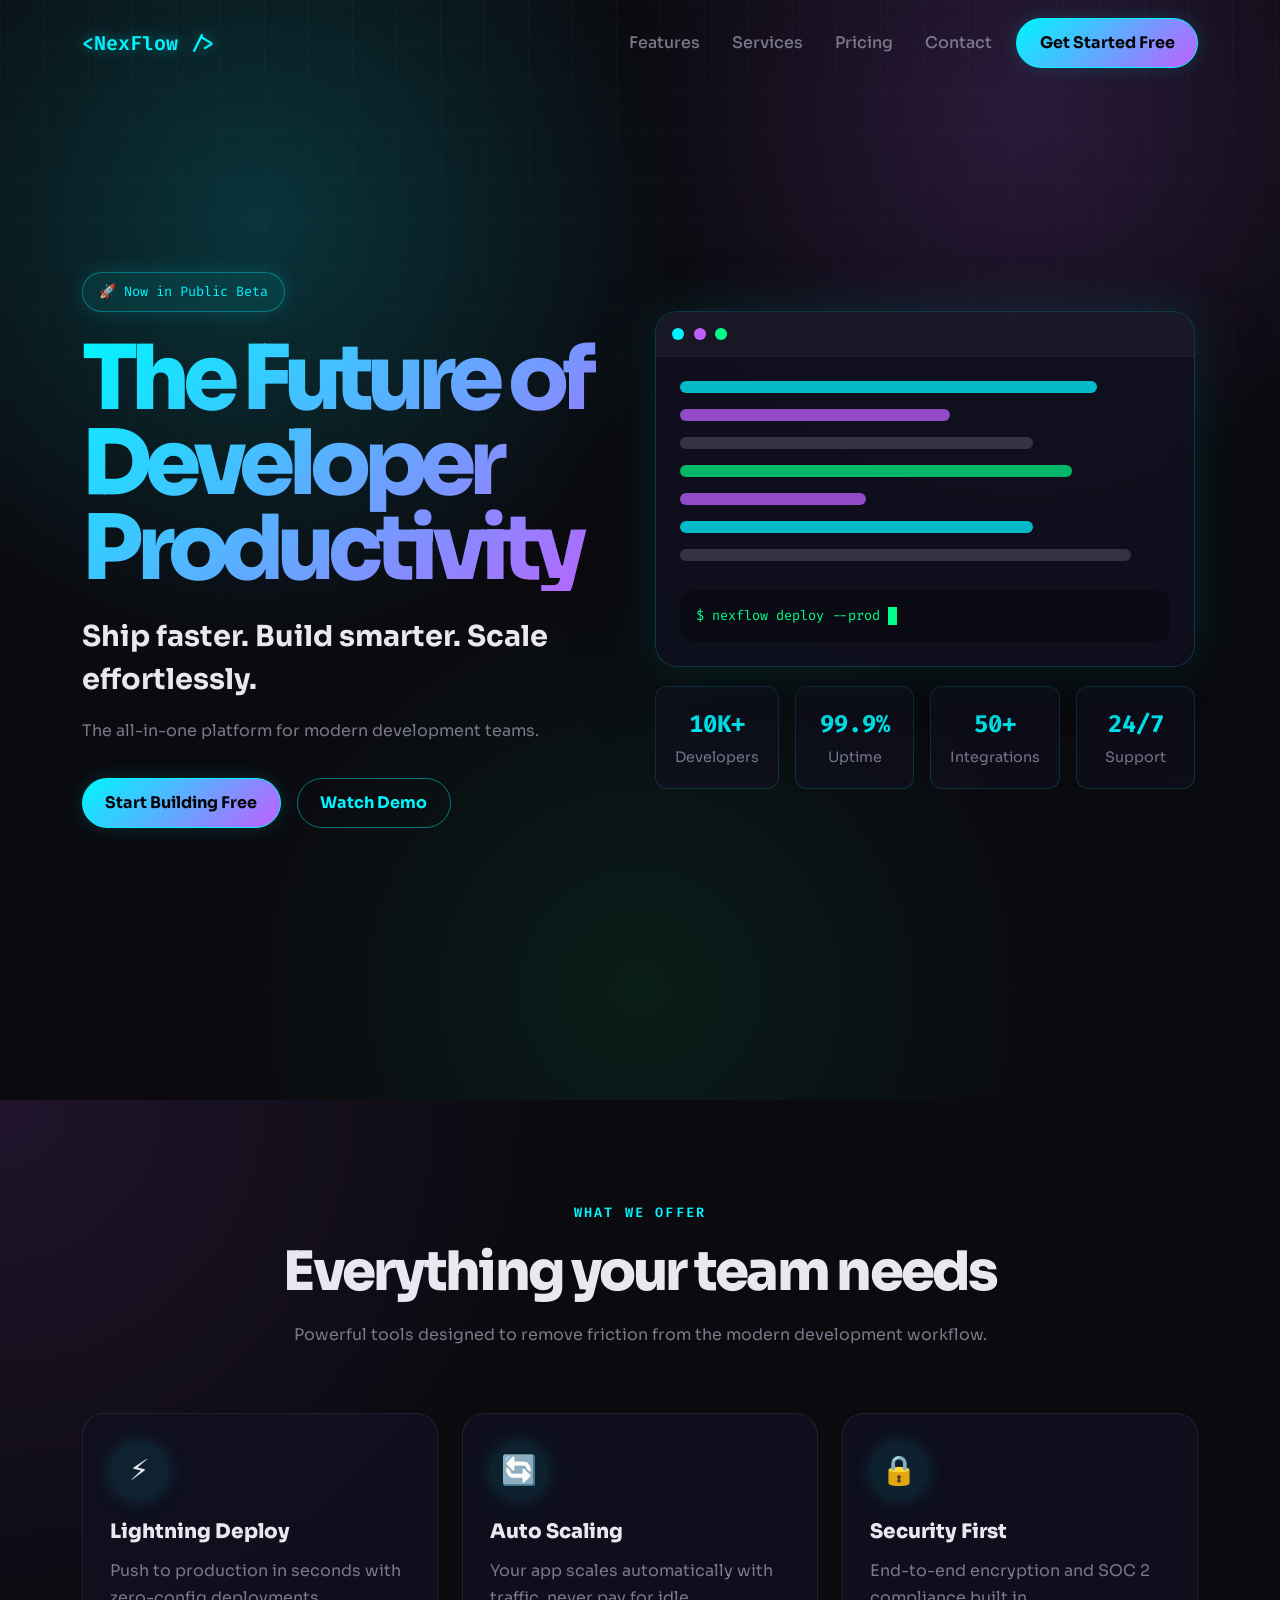
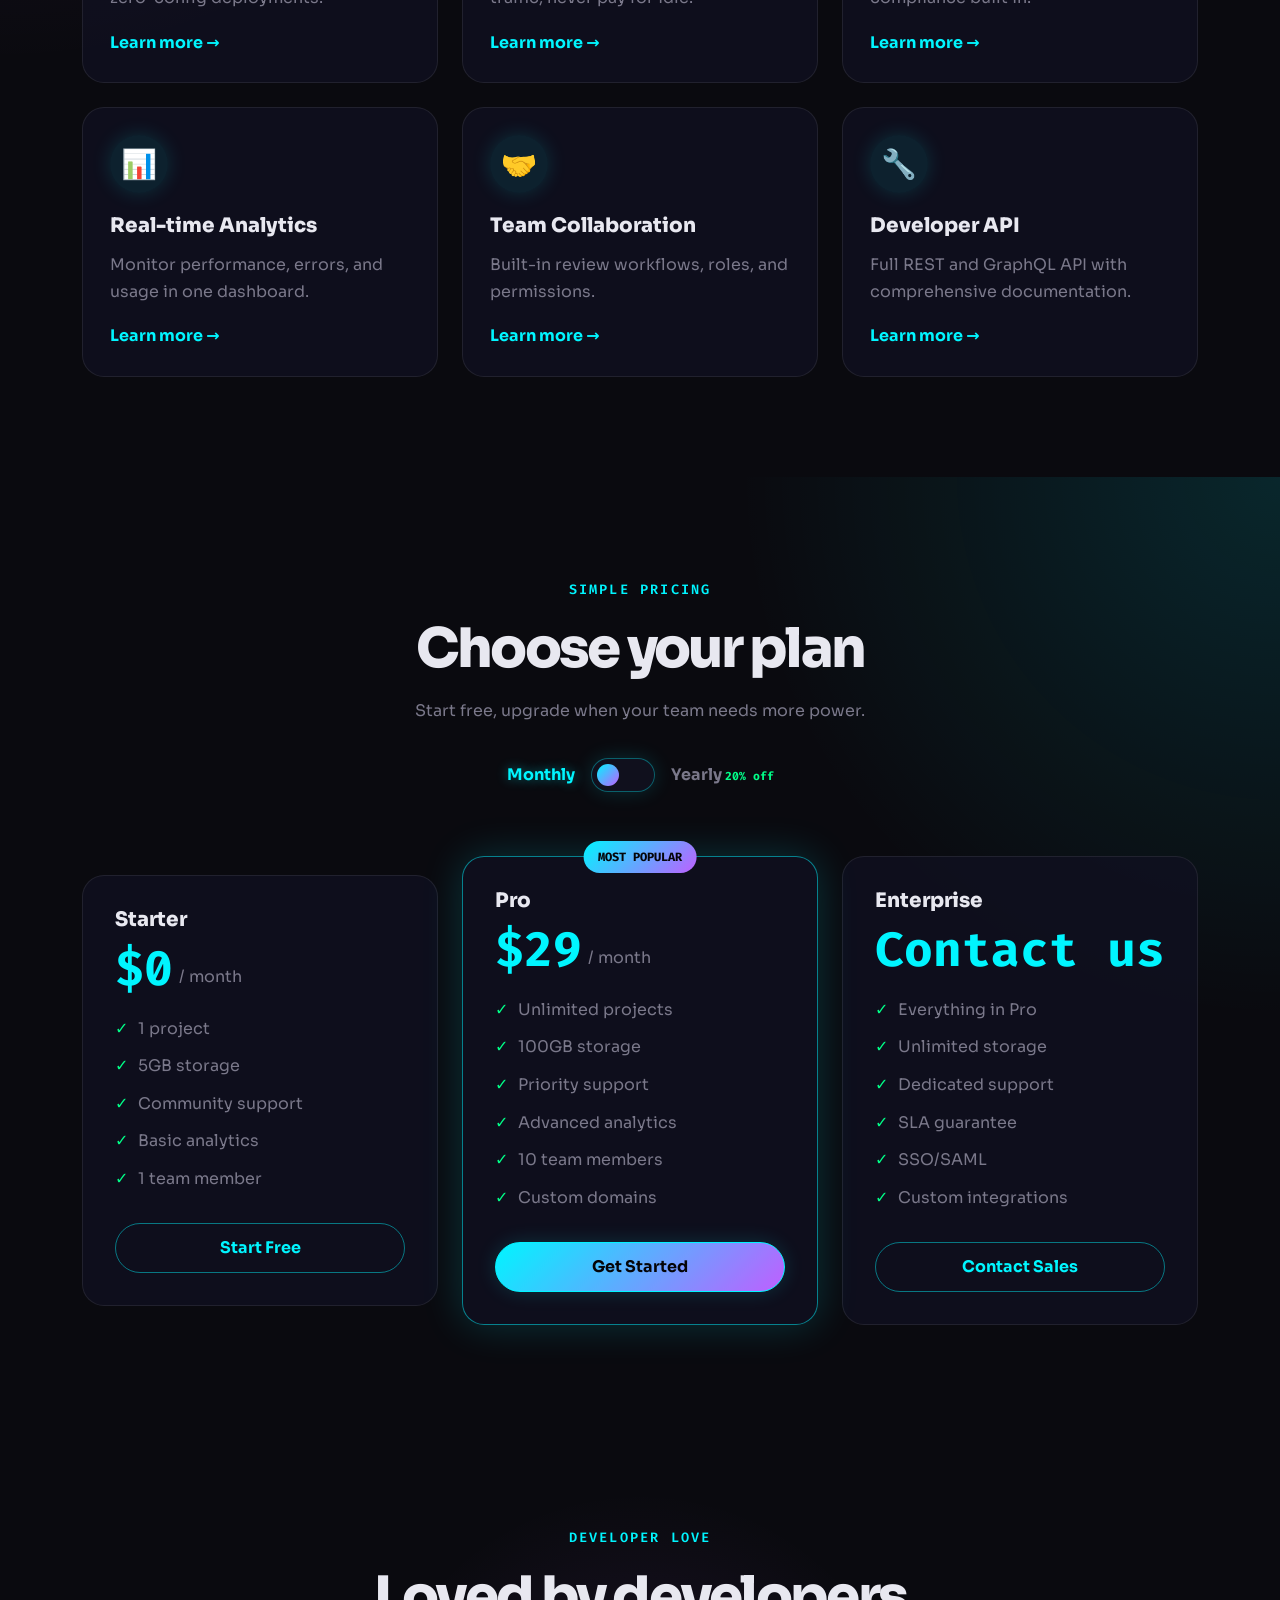
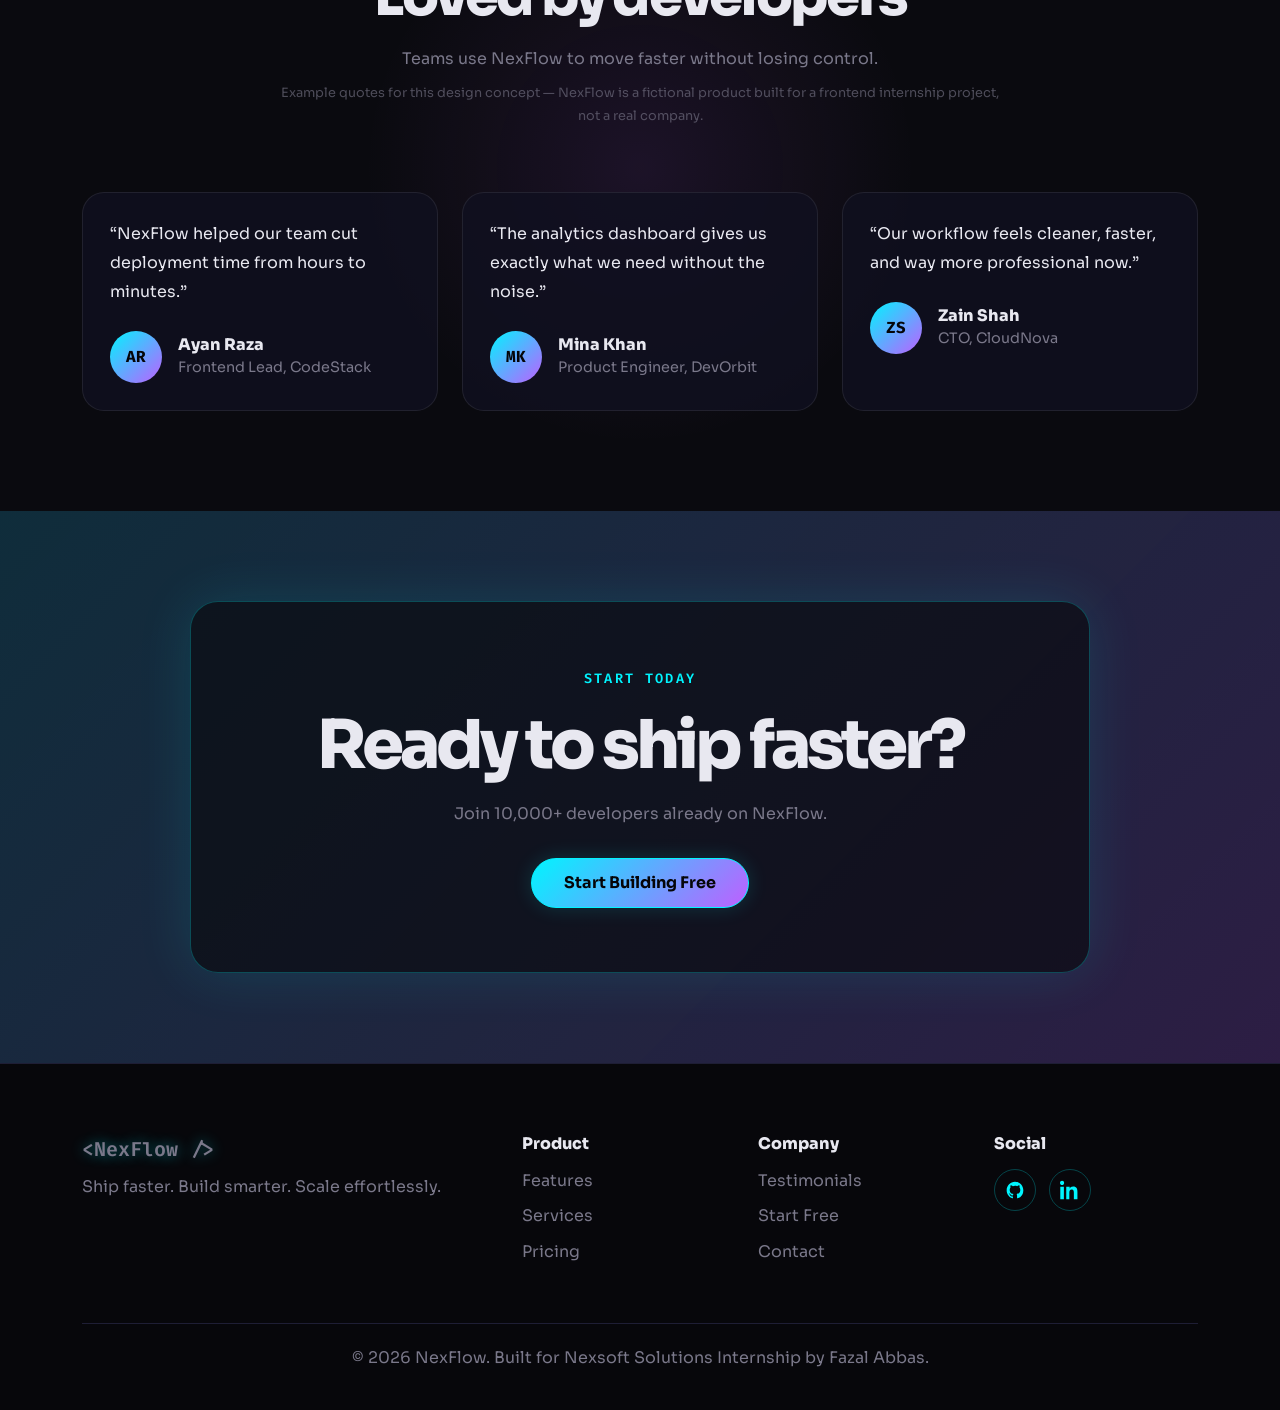
<file: index.html>
<!doctype html>
<html lang="en">
  <head>
    <meta charset="UTF-8" />
    <meta name="viewport" content="width=device-width, initial-scale=1.0" />
    <meta
      name="description"
      content="A responsive dark SaaS landing page built with HTML, CSS, JavaScript, Bootstrap, and jQuery for the Nexsoft internship."
    />
    <title>NexFlow | Developer Productivity Platform</title>
    <link rel="icon" type="image/svg+xml" href="assets/favicon.svg" />

    <link rel="canonical" href="https://fazal305.github.io/nexsoft-landing-page/" />

    <meta property="og:type" content="website" />
    <meta property="og:url" content="https://fazal305.github.io/nexsoft-landing-page/" />
    <meta property="og:title" content="NexFlow | Developer Productivity Platform" />
    <meta
      property="og:description"
      content="A responsive dark SaaS landing page built with HTML, CSS, JavaScript, Bootstrap, and jQuery for the Nexsoft internship."
    />

    <meta name="twitter:card" content="summary_large_image" />
    <meta name="twitter:title" content="NexFlow | Developer Productivity Platform" />
    <meta
      name="twitter:description"
      content="A responsive dark SaaS landing page built with HTML, CSS, JavaScript, Bootstrap, and jQuery for the Nexsoft internship."
    />

    <!-- Google Fonts -->
    <link rel="preconnect" href="https://fonts.googleapis.com" />
    <link rel="preconnect" href="https://fonts.gstatic.com" crossorigin />
    <link
      href="https://fonts.googleapis.com/css2?family=Fira+Code:wght@400;500;600&family=Sora:wght@300;400;500;600;700;800&display=swap"
      rel="stylesheet"
    />

    <!-- Bootstrap 5 -->
    <link
      href="https://cdn.jsdelivr.net/npm/bootstrap@5.3.7/dist/css/bootstrap.min.css"
      rel="stylesheet"
    />

    <!-- Custom CSS -->
    <link rel="stylesheet" href="styles.css" />
  </head>

  <body>
    <!-- Header -->
    <header>
      <nav
        class="navbar navbar-expand-lg fixed-top site-navbar"
        id="siteNavbar"
      >
        <div class="container">
          <a class="navbar-brand logo-text" href="#hero">&lt;NexFlow /&gt;</a>

          <button
            class="navbar-toggler custom-toggler"
            type="button"
            data-bs-toggle="collapse"
            data-bs-target="#mainNavbar"
            aria-controls="mainNavbar"
            aria-expanded="false"
            aria-label="Toggle navigation"
          >
            <span class="navbar-toggler-icon"></span>
          </button>

          <div class="collapse navbar-collapse" id="mainNavbar">
            <ul class="navbar-nav ms-auto align-items-lg-center gap-lg-3">
              <li class="nav-item">
                <a class="nav-link site-nav-link" href="#hero">Features</a>
              </li>
              <li class="nav-item">
                <a class="nav-link site-nav-link" href="#services">Services</a>
              </li>
              <li class="nav-item">
                <a class="nav-link site-nav-link" href="#pricing">Pricing</a>
              </li>
              <li class="nav-item">
                <a class="nav-link site-nav-link" href="#contact">Contact</a>
              </li>
              <li class="nav-item mt-3 mt-lg-0">
                <a class="btn neon-btn nav-cta" href="#pricing"
                  >Get Started Free</a
                >
              </li>
            </ul>
          </div>
        </div>
      </nav>
    </header>

    <!-- Main Content -->
    <main>
      <!-- Hero Section -->
      <section class="hero-section" id="hero">
        <div class="container">
          <div class="row align-items-center min-vh-100 py-5">
            <div class="col-lg-6 text-center text-lg-start">
              <span class="eyebrow-badge">🚀 Now in Public Beta</span>
              <h1 class="hero-title">The Future of Developer Productivity</h1>
              <p class="hero-tagline">
                Ship faster. Build smarter. Scale effortlessly.
              </p>
              <p class="hero-subtitle">
                The all-in-one platform for modern development teams.
              </p>

              <div class="hero-actions">
                <a href="#pricing" class="btn neon-btn hero-btn"
                  >Start Building Free</a
                >
                <a href="#services" class="btn ghost-btn hero-btn"
                  >Watch Demo</a
                >
              </div>
            </div>

            <div class="col-lg-6 mt-5 mt-lg-0">
              <div class="code-card">
                <div class="code-card-header">
                  <span></span>
                  <span></span>
                  <span></span>
                </div>

                <div class="code-card-body">
                  <div class="code-line line-cyan"></div>
                  <div class="code-line line-purple short"></div>
                  <div class="code-line line-muted medium"></div>
                  <div class="code-line line-green"></div>
                  <div class="code-line line-purple tiny"></div>
                  <div class="code-line line-cyan medium"></div>
                  <div class="code-line line-muted"></div>

                  <div class="terminal-row">
                    <span>$ nexflow deploy --prod</span>
                    <span class="terminal-cursor"></span>
                  </div>
                </div>
              </div>

              <div class="stats-grid" id="statsGrid">
                <div class="stat-card">
                  <span class="stat-number" data-target="10" data-suffix="K+"
                    >0</span
                  >
                  <span class="stat-label">Developers</span>
                </div>

                <div class="stat-card">
                  <span class="stat-number" data-target="99.9" data-suffix="%"
                    >0</span
                  >
                  <span class="stat-label">Uptime</span>
                </div>

                <div class="stat-card">
                  <span class="stat-number" data-target="50" data-suffix="+"
                    >0</span
                  >
                  <span class="stat-label">Integrations</span>
                </div>

                <div class="stat-card">
                  <span class="stat-number" data-target="24" data-suffix="/7"
                    >0</span
                  >
                  <span class="stat-label">Support</span>
                </div>
              </div>
            </div>
          </div>
        </div>
      </section>

      <!-- Services Section -->
      <section class="services-section" id="services">
        <div class="container">
          <div class="section-header text-center">
            <span class="section-label">WHAT WE OFFER</span>
            <h2 class="section-title">Everything your team needs</h2>
            <p class="section-subtitle">
              Powerful tools designed to remove friction from the modern
              development workflow.
            </p>
          </div>

          <div class="services-grid">
            <article class="service-card reveal-card">
              <div class="service-icon">⚡</div>
              <h3>Lightning Deploy</h3>
              <p>Push to production in seconds with zero-config deployments.</p>
              <a href="#pricing">Learn more →</a>
            </article>

            <article class="service-card reveal-card">
              <div class="service-icon">🔄</div>
              <h3>Auto Scaling</h3>
              <p>
                Your app scales automatically with traffic, never pay for idle.
              </p>
              <a href="#pricing">Learn more →</a>
            </article>

            <article class="service-card reveal-card">
              <div class="service-icon">🔒</div>
              <h3>Security First</h3>
              <p>End-to-end encryption and SOC 2 compliance built in.</p>
              <a href="#pricing">Learn more →</a>
            </article>

            <article class="service-card reveal-card">
              <div class="service-icon">📊</div>
              <h3>Real-time Analytics</h3>
              <p>Monitor performance, errors, and usage in one dashboard.</p>
              <a href="#pricing">Learn more →</a>
            </article>

            <article class="service-card reveal-card">
              <div class="service-icon">🤝</div>
              <h3>Team Collaboration</h3>
              <p>Built-in review workflows, roles, and permissions.</p>
              <a href="#pricing">Learn more →</a>
            </article>

            <article class="service-card reveal-card">
              <div class="service-icon">🔧</div>
              <h3>Developer API</h3>
              <p>Full REST and GraphQL API with comprehensive documentation.</p>
              <a href="#pricing">Learn more →</a>
            </article>
          </div>
        </div>
      </section>

      <!-- Pricing Section -->
      <section class="pricing-section" id="pricing">
        <div class="container">
          <div class="section-header text-center">
            <span class="section-label">SIMPLE PRICING</span>
            <h2 class="section-title">Choose your plan</h2>
            <p class="section-subtitle">
              Start free, upgrade when your team needs more power.
            </p>
          </div>

          <div class="pricing-toggle-wrapper">
            <span class="toggle-label active" id="monthlyLabel">Monthly</span>

            <label class="pricing-switch" for="pricingToggle">
              <input type="checkbox" id="pricingToggle" />
              <span class="pricing-slider"></span>
            </label>

            <span class="toggle-label" id="yearlyLabel"
              >Yearly <small>20% off</small></span
            >
          </div>

          <div class="row g-4 align-items-center">
            <div class="col-lg-4">
              <article class="pricing-card reveal-card">
                <h3>Starter</h3>
                <div class="price-row">
                  <span class="price-value" data-monthly="$0" data-yearly="$0"
                    >$0</span
                  >
                  <span class="price-period">/ month</span>
                </div>

                <ul class="pricing-features">
                  <li>1 project</li>
                  <li>5GB storage</li>
                  <li>Community support</li>
                  <li>Basic analytics</li>
                  <li>1 team member</li>
                </ul>

                <a href="#contact" class="btn ghost-btn w-100">Start Free</a>
              </article>
            </div>

            <div class="col-lg-4">
              <article class="pricing-card pricing-card-popular reveal-card">
                <span class="popular-badge">MOST POPULAR</span>
                <h3>Pro</h3>

                <div class="price-row">
                  <span class="price-value" data-monthly="$29" data-yearly="$23"
                    >$29</span
                  >
                  <span class="price-period">/ month</span>
                </div>

                <ul class="pricing-features">
                  <li>Unlimited projects</li>
                  <li>100GB storage</li>
                  <li>Priority support</li>
                  <li>Advanced analytics</li>
                  <li>10 team members</li>
                  <li>Custom domains</li>
                </ul>

                <a href="#contact" class="btn neon-btn w-100">Get Started</a>
              </article>
            </div>

            <div class="col-lg-4">
              <article class="pricing-card reveal-card">
                <h3>Enterprise</h3>

                <div class="price-row">
                  <span
                    class="price-value"
                    data-monthly="Contact us"
                    data-yearly="Contact us"
                    >Contact us</span
                  >
                </div>

                <ul class="pricing-features">
                  <li>Everything in Pro</li>
                  <li>Unlimited storage</li>
                  <li>Dedicated support</li>
                  <li>SLA guarantee</li>
                  <li>SSO/SAML</li>
                  <li>Custom integrations</li>
                </ul>

                <a href="#contact" class="btn ghost-btn w-100">Contact Sales</a>
              </article>
            </div>
          </div>
        </div>
      </section>

      <!-- Testimonials Section -->
      <section class="testimonials-section" id="testimonials">
        <div class="container">
          <div class="section-header text-center">
            <span class="section-label">DEVELOPER LOVE</span>
            <h2 class="section-title">Loved by developers</h2>
            <p class="section-subtitle">
              Teams use NexFlow to move faster without losing control.
            </p>
            <p class="section-subtitle testimonials-disclaimer">
              Example quotes for this design concept — NexFlow is a fictional product built for a frontend internship project, not a real company.
            </p>
          </div>

          <div class="row g-4">
            <div class="col-lg-4">
              <article class="testimonial-card reveal-card">
                <p class="testimonial-quote">
                  “NexFlow helped our team cut deployment time from hours to
                  minutes.”
                </p>

                <div class="testimonial-user">
                  <div class="avatar-circle">AR</div>
                  <div>
                    <h3>Ayan Raza</h3>
                    <p>Frontend Lead, CodeStack</p>
                  </div>
                </div>
              </article>
            </div>

            <div class="col-lg-4">
              <article class="testimonial-card reveal-card">
                <p class="testimonial-quote">
                  “The analytics dashboard gives us exactly what we need without
                  the noise.”
                </p>

                <div class="testimonial-user">
                  <div class="avatar-circle">MK</div>
                  <div>
                    <h3>Mina Khan</h3>
                    <p>Product Engineer, DevOrbit</p>
                  </div>
                </div>
              </article>
            </div>

            <div class="col-lg-4">
              <article class="testimonial-card reveal-card">
                <p class="testimonial-quote">
                  “Our workflow feels cleaner, faster, and way more professional
                  now.”
                </p>

                <div class="testimonial-user">
                  <div class="avatar-circle">ZS</div>
                  <div>
                    <h3>Zain Shah</h3>
                    <p>CTO, CloudNova</p>
                  </div>
                </div>
              </article>
            </div>
          </div>
        </div>
      </section>

      <!-- CTA Section -->
      <section class="cta-section" id="cta">
        <div class="container">
          <div class="cta-box text-center reveal-card">
            <span class="section-label">START TODAY</span>
            <h2>Ready to ship faster?</h2>
            <p>Join 10,000+ developers already on NexFlow.</p>
            <a href="#pricing" class="btn neon-btn cta-button"
              >Start Building Free</a
            >
          </div>
        </div>
      </section>
    </main>

    <!-- Footer -->
    <footer class="site-footer" id="contact">
      <div class="container">
        <div class="footer-grid">
          <div>
            <a class="footer-brand" href="#hero">&lt;NexFlow /&gt;</a>
            <p>Ship faster. Build smarter. Scale effortlessly.</p>
          </div>

          <div>
            <h3>Product</h3>
            <a href="#hero">Features</a>
            <a href="#services">Services</a>
            <a href="#pricing">Pricing</a>
          </div>

          <div>
            <h3>Company</h3>
            <a href="#testimonials">Testimonials</a>
            <a href="#cta">Start Free</a>
            <a href="mailto:fazalabbas2002@gmail.com">Contact</a>
          </div>

          <div>
            <h3>Social</h3>
            <div class="social-links">
              <a
                href="https://github.com/fazal305"
                target="_blank"
                rel="noopener"
                aria-label="GitHub"
              >
                <svg viewBox="0 0 24 24" aria-hidden="true">
                  <path
                    d="M12 2C6.48 2 2 6.58 2 12.25c0 4.53 2.87 8.37 6.84 9.73.5.09.68-.22.68-.49v-1.72c-2.78.62-3.37-1.37-3.37-1.37-.45-1.18-1.11-1.49-1.11-1.49-.91-.64.07-.63.07-.63 1 .07 1.53 1.06 1.53 1.06.9 1.57 2.36 1.12 2.93.86.09-.67.35-1.12.63-1.38-2.22-.26-4.56-1.14-4.56-5.06 0-1.12.39-2.03 1.03-2.75-.1-.26-.45-1.3.1-2.71 0 0 .84-.28 2.75 1.05A9.33 9.33 0 0 1 12 6.99c.85 0 1.7.12 2.5.36 1.9-1.33 2.74-1.05 2.74-1.05.55 1.41.2 2.45.1 2.71.64.72 1.03 1.63 1.03 2.75 0 3.93-2.34 4.79-4.57 5.05.36.32.68.94.68 1.9v2.78c0 .27.18.59.69.49A10.15 10.15 0 0 0 22 12.25C22 6.58 17.52 2 12 2Z"
                  />
                </svg>
              </a>

              <a
                href="https://www.linkedin.com/in/fazal-abbas879/"
                target="_blank"
                rel="noopener"
                aria-label="LinkedIn"
              >
                <svg viewBox="0 0 24 24" aria-hidden="true">
                  <path
                    d="M4.98 3.5C4.98 4.88 3.87 6 2.5 6S0 4.88 0 3.5 1.12 1 2.5 1s2.48 1.12 2.48 2.5ZM.35 8h4.3v15H.35V8Zm7.15 0h4.12v2.05h.06c.57-1.08 1.98-2.22 4.08-2.22 4.36 0 5.16 2.87 5.16 6.6V23h-4.29v-7.6c0-1.81-.03-4.14-2.52-4.14-2.52 0-2.9 1.97-2.9 4V23H7.5V8Z"
                  />
                </svg>
              </a>
            </div>
          </div>
        </div>

        <div class="footer-bottom">
          <p>
            © 2026 NexFlow. Built for Nexsoft Solutions Internship by Fazal
            Abbas.
          </p>
        </div>
      </div>
    </footer>

    <!-- jQuery -->
    <script src="https://code.jquery.com/jquery-3.7.1.min.js"></script>

    <!-- Bootstrap JS -->
    <script src="https://cdn.jsdelivr.net/npm/bootstrap@5.3.7/dist/js/bootstrap.bundle.min.js"></script>

    <!-- Custom JS -->
    <script src="script.js"></script>
  </body>
</html>
</file>
<file: styles.css>
:root {
  --bg: #0a0a0f;
  --surface: #111120;
  --surface-2: #1a1a2e;
  --border: #1e1e35;
  --cyan: #00f5ff;
  --purple: #bf5fff;
  --green: #00ff88;
  --amber: #f5a623;
  --text: #e8e8f0;
  --muted: #7a788a;
  --gradient: linear-gradient(135deg, var(--cyan), var(--purple));
  --font-sans: "Sora", system-ui, sans-serif;
  --font-mono: "Fira Code", monospace;
  --radius: 12px;
  --shadow-neon: 0 0 20px rgba(0, 245, 255, 0.15);
  --transition: 0.25s ease;
}

/* Base */
* {
  box-sizing: border-box;
}

html {
  scroll-behavior: smooth;
}

body {
  margin: 0;
  font-family: var(--font-sans);
  background: var(--bg);
  color: var(--text);
  overflow-x: hidden;
}

section {
  padding: 100px 0;
}

a {
  text-decoration: none;
}

/* Navbar */
.site-navbar {
  padding: 18px 0;
  background: transparent;
  transition: var(--transition);
}

.site-navbar.navbar-scrolled {
  background: rgba(10, 10, 15, 0.8);
  backdrop-filter: blur(12px);
  border-bottom: 1px solid rgba(255, 255, 255, 0.08);
  box-shadow: var(--shadow-neon);
}

.logo-text,
.footer-brand {
  font-family: var(--font-mono);
  font-size: 1.25rem;
  font-weight: 600;
  color: var(--cyan);
  text-shadow: 0 0 14px rgba(0, 245, 255, 0.45);
}

.logo-text:hover,
.footer-brand:hover {
  color: var(--cyan);
}

.site-nav-link {
  color: var(--muted);
  font-weight: 500;
  transition: var(--transition);
}

.site-nav-link:hover,
.site-nav-link:focus {
  color: var(--cyan);
  text-shadow: 0 0 12px rgba(0, 245, 255, 0.5);
}

.neon-btn {
  border: 1px solid var(--cyan);
  background: var(--gradient);
  color: #050508;
  font-weight: 700;
  border-radius: 999px;
  padding: 0.75rem 1.4rem;
  box-shadow: var(--shadow-neon);
  transition: var(--transition);
}

.neon-btn:hover {
  transform: scale(1.05);
  color: #050508;
  box-shadow: 0 0 26px rgba(0, 245, 255, 0.35);
}

.ghost-btn {
  border: 1px solid rgba(0, 245, 255, 0.45);
  color: var(--cyan);
  font-weight: 700;
  border-radius: 999px;
  padding: 0.75rem 1.4rem;
  transition: var(--transition);
}

.ghost-btn:hover {
  transform: scale(1.05);
  border-color: var(--cyan);
  color: var(--cyan);
  box-shadow: var(--shadow-neon);
}

.custom-toggler {
  border: 1px solid rgba(0, 245, 255, 0.35);
}

.navbar-toggler:focus {
  box-shadow: 0 0 0 0.15rem rgba(0, 245, 255, 0.2);
}

.navbar-toggler-icon {
  filter: invert(1);
}

/* Hero */
.hero-section {
  position: relative;
  min-height: 100vh;
  display: flex;
  align-items: center;
  overflow: hidden;
  background:
    radial-gradient(
      circle at 20% 20%,
      rgba(0, 245, 255, 0.18),
      transparent 32%
    ),
    radial-gradient(
      circle at 80% 10%,
      rgba(191, 95, 255, 0.18),
      transparent 28%
    ),
    radial-gradient(
      circle at 50% 90%,
      rgba(0, 255, 136, 0.08),
      transparent 35%
    ),
    var(--bg);
  animation: pulse 8s ease-in-out infinite alternate;
}

.hero-section::before {
  content: "";
  position: absolute;
  inset: 0;
  background-image:
    linear-gradient(rgba(255, 255, 255, 0.025) 1px, transparent 1px),
    linear-gradient(90deg, rgba(255, 255, 255, 0.025) 1px, transparent 1px);
  background-size: 44px 44px;
  mask-image: linear-gradient(to bottom, black, transparent 85%);
  pointer-events: none;
}

.hero-section .container {
  position: relative;
  z-index: 2;
}

.eyebrow-badge {
  display: inline-flex;
  margin-bottom: 1.5rem;
  padding: 0.55rem 1rem;
  border: 1px solid rgba(0, 245, 255, 0.35);
  border-radius: 999px;
  background: rgba(0, 245, 255, 0.08);
  color: var(--cyan);
  font-family: var(--font-mono);
  font-size: 0.85rem;
  box-shadow: var(--shadow-neon);
  animation: badgeGlow 2.8s ease-in-out infinite alternate;
}

.hero-title {
  max-width: 920px;
  margin: 0 auto;
  font-size: clamp(2.6rem, 7vw, 5.8rem);
  line-height: 0.95;
  font-weight: 800;
  letter-spacing: -0.08em;
  background: var(--gradient);
  background-clip: text;
  -webkit-background-clip: text;
  color: transparent;
}

.hero-tagline {
  margin: 1.5rem 0 0;
  font-size: clamp(1.2rem, 3vw, 1.8rem);
  font-weight: 700;
}

.hero-subtitle {
  max-width: 580px;
  margin: 1rem auto 0;
  color: var(--muted);
  line-height: 1.8;
}

.hero-actions {
  display: flex;
  flex-direction: column;
  gap: 1rem;
  margin-top: 2rem;
}

.hero-btn {
  width: 100%;
}

.code-card {
  max-width: 540px;
  margin: 0 auto;
  overflow: hidden;
  border: 1px solid rgba(0, 245, 255, 0.18);
  border-radius: 22px;
  background: rgba(17, 17, 32, 0.82);
  box-shadow:
    0 0 50px rgba(0, 245, 255, 0.12),
    0 30px 80px rgba(0, 0, 0, 0.45);
  backdrop-filter: blur(16px);
}

.code-card-header {
  display: flex;
  gap: 0.6rem;
  padding: 1rem;
  background: rgba(255, 255, 255, 0.04);
  border-bottom: 1px solid var(--border);
}

.code-card-header span {
  width: 12px;
  height: 12px;
  border-radius: 50%;
  background: var(--cyan);
}

.code-card-header span:nth-child(2) {
  background: var(--purple);
}

.code-card-header span:nth-child(3) {
  background: var(--green);
}

.code-card-body {
  padding: 1.5rem;
}

.code-line {
  height: 12px;
  margin-bottom: 1rem;
  border-radius: 999px;
}

.line-cyan {
  width: 85%;
  background: rgba(0, 245, 255, 0.75);
}

.line-purple {
  width: 70%;
  background: rgba(191, 95, 255, 0.75);
}

.line-green {
  width: 80%;
  background: rgba(0, 255, 136, 0.7);
}

.line-muted {
  width: 92%;
  background: rgba(122, 120, 138, 0.35);
}

.short {
  width: 55%;
}

.medium {
  width: 72%;
}

.tiny {
  width: 38%;
}

.terminal-row {
  display: flex;
  align-items: center;
  gap: 0.5rem;
  margin-top: 1.8rem;
  padding: 1rem;
  border-radius: 14px;
  background: rgba(0, 0, 0, 0.28);
  color: var(--green);
  font-family: var(--font-mono);
  font-size: 0.85rem;
}

.terminal-cursor {
  width: 9px;
  height: 18px;
  background: var(--green);
  animation: blinkCursor 0.9s steps(2, start) infinite;
}

.stats-grid {
  display: grid;
  grid-template-columns: 1fr;
  gap: 1rem;
  max-width: 540px;
  margin: 1.2rem auto 0;
}

.stat-card {
  padding: 1.2rem;
  border: 1px solid rgba(0, 245, 255, 0.15);
  border-radius: var(--radius);
  background: rgba(17, 17, 32, 0.72);
  text-align: center;
  transition: var(--transition);
}

.stat-card:hover {
  transform: translateY(-8px);
  border-color: rgba(0, 245, 255, 0.45);
  box-shadow: var(--shadow-neon);
}

.stat-number,
.stat-label {
  display: block;
}

.stat-number {
  font-family: var(--font-mono);
  font-size: 1.5rem;
  font-weight: 700;
  color: var(--cyan);
}

.stat-label {
  margin-top: 0.3rem;
  color: var(--muted);
  font-size: 0.9rem;
}

/* Section Headings */
.section-header {
  max-width: 720px;
  margin: 0 auto 4rem;
}

.section-label {
  display: inline-block;
  margin-bottom: 1rem;
  color: var(--cyan);
  font-family: var(--font-mono);
  font-size: 0.85rem;
  font-weight: 600;
  letter-spacing: 0.16em;
}

.section-title {
  margin: 0;
  color: var(--text);
  font-size: clamp(2rem, 5vw, 3.4rem);
  font-weight: 800;
  letter-spacing: -0.05em;
}

.section-subtitle {
  margin: 1rem auto 0;
  color: var(--muted);
  line-height: 1.8;
}

.testimonials-disclaimer {
  margin-top: 0.5rem;
  font-size: 0.8rem;
  opacity: 0.6;
}

/* Services */
.services-section {
  background:
    radial-gradient(
      circle at top left,
      rgba(191, 95, 255, 0.12),
      transparent 35%
    ),
    var(--bg);
}

.services-grid {
  display: grid;
  grid-template-columns: 1fr;
  gap: 1.5rem;
}

.service-card,
.pricing-card,
.testimonial-card {
  height: 100%;
  padding: 1.7rem;
  border: 1px solid rgba(255, 255, 255, 0.08);
  border-radius: 22px;
  background: rgba(17, 17, 32, 0.82);
  transition: 0.3s ease;
}

.service-card:hover,
.pricing-card:hover,
.testimonial-card:hover {
  transform: translateY(-8px);
  border-color: rgba(0, 245, 255, 0.45);
  box-shadow: 0 0 30px rgba(0, 245, 255, 0.16);
}

.service-icon {
  display: grid;
  place-items: center;
  width: 58px;
  height: 58px;
  margin-bottom: 1.3rem;
  border-radius: 50%;
  background: rgba(0, 245, 255, 0.08);
  box-shadow: var(--shadow-neon);
  font-size: 1.8rem;
}

.service-card h3,
.pricing-card h3 {
  margin-bottom: 0.8rem;
  color: var(--text);
  font-size: 1.25rem;
  font-weight: 800;
}

.service-card p {
  margin-bottom: 1.2rem;
  color: var(--muted);
  line-height: 1.7;
}

.service-card a {
  color: var(--cyan);
  font-weight: 700;
  transition: var(--transition);
}

.service-card a:hover {
  text-shadow: 0 0 14px rgba(0, 245, 255, 0.65);
}

/* Pricing */
.pricing-section {
  background:
    radial-gradient(
      circle at top right,
      rgba(0, 245, 255, 0.12),
      transparent 34%
    ),
    var(--bg);
}

.pricing-toggle-wrapper {
  display: flex;
  align-items: center;
  justify-content: center;
  gap: 1rem;
  margin: -2rem 0 4rem;
}

.toggle-label {
  color: var(--muted);
  font-weight: 700;
  transition: var(--transition);
}

.toggle-label.active {
  color: var(--cyan);
  text-shadow: 0 0 12px rgba(0, 245, 255, 0.45);
}

.toggle-label small {
  color: var(--green);
  font-family: var(--font-mono);
  font-size: 0.72rem;
}

.pricing-switch {
  position: relative;
  width: 64px;
  height: 34px;
  cursor: pointer;
}

.pricing-switch input {
  opacity: 0;
  width: 0;
  height: 0;
}

.pricing-slider {
  position: absolute;
  inset: 0;
  border: 1px solid rgba(0, 245, 255, 0.35);
  border-radius: 999px;
  background: rgba(17, 17, 32, 0.9);
  box-shadow: var(--shadow-neon);
  transition: var(--transition);
}

.pricing-slider::before {
  content: "";
  position: absolute;
  left: 5px;
  top: 5px;
  width: 22px;
  height: 22px;
  border-radius: 50%;
  background: var(--gradient);
  transition: var(--transition);
}

.pricing-switch input:checked + .pricing-slider::before {
  transform: translateX(29px);
}

.pricing-card {
  position: relative;
  padding: 2rem;
}

.pricing-card-popular {
  border-color: rgba(0, 245, 255, 0.5);
  box-shadow: 0 0 40px rgba(0, 245, 255, 0.18);
  z-index: 2;
}

.popular-badge {
  position: absolute;
  top: -16px;
  left: 50%;
  transform: translateX(-50%);
  padding: 0.45rem 0.9rem;
  border-radius: 999px;
  background: var(--gradient);
  color: #050508;
  font-family: var(--font-mono);
  font-size: 0.75rem;
  font-weight: 800;
}

.price-row {
  display: flex;
  align-items: end;
  gap: 0.4rem;
  margin-bottom: 1.5rem;
}

.price-value {
  color: var(--cyan);
  font-family: var(--font-mono);
  font-size: clamp(2rem, 5vw, 3rem);
  font-weight: 800;
  line-height: 1;
}

.price-period {
  color: var(--muted);
  margin-bottom: 0.25rem;
}

.pricing-features {
  display: grid;
  gap: 0.85rem;
  margin: 0 0 2rem;
  padding: 0;
  list-style: none;
}

.pricing-features li {
  color: var(--muted);
}

.pricing-features li::before {
  content: "✓";
  margin-right: 0.6rem;
  color: var(--green);
}

/* Testimonials */
.testimonials-section {
  background:
    radial-gradient(circle at center, rgba(191, 95, 255, 0.1), transparent 38%),
    var(--bg);
}

.testimonial-card:hover {
  border-color: rgba(191, 95, 255, 0.45);
  box-shadow: 0 0 30px rgba(191, 95, 255, 0.16);
}

.testimonial-quote {
  color: var(--text);
  line-height: 1.8;
  margin-bottom: 1.5rem;
}

.testimonial-user {
  display: flex;
  align-items: center;
  gap: 1rem;
}

.avatar-circle {
  display: grid;
  place-items: center;
  width: 52px;
  height: 52px;
  border-radius: 50%;
  background: var(--gradient);
  color: #050508;
  font-family: var(--font-mono);
  font-weight: 800;
}

.testimonial-user h3 {
  margin: 0;
  color: var(--text);
  font-size: 1rem;
  font-weight: 800;
}

.testimonial-user p {
  margin: 0.2rem 0 0;
  color: var(--muted);
  font-size: 0.9rem;
}

/* CTA */
.cta-section {
  padding: 90px 0;
  background:
    linear-gradient(135deg, rgba(0, 245, 255, 0.12), rgba(191, 95, 255, 0.16)),
    var(--surface);
}

.cta-box {
  max-width: 900px;
  margin: 0 auto;
  padding: 3rem 1.5rem;
  border: 1px solid rgba(0, 245, 255, 0.25);
  border-radius: 28px;
  background: rgba(10, 10, 15, 0.65);
  box-shadow: 0 0 55px rgba(0, 245, 255, 0.12);
}

.cta-box h2 {
  margin: 0;
  font-size: clamp(2.2rem, 6vw, 4.2rem);
  font-weight: 800;
  letter-spacing: -0.06em;
}

.cta-box p {
  margin: 1rem 0 2rem;
  color: var(--muted);
}

.cta-button {
  padding-inline: 2rem;
}

/* Footer */
.site-footer {
  padding: 70px 0 24px;
  background: #07070b;
  border-top: 1px solid var(--border);
}

.footer-grid {
  display: grid;
  grid-template-columns: 1fr;
  gap: 2rem;
}

.site-footer p,
.site-footer a {
  color: var(--muted);
}

.site-footer h3 {
  margin-bottom: 1rem;
  color: var(--text);
  font-size: 1rem;
  font-weight: 800;
}

.site-footer a {
  display: block;
  margin-bottom: 0.7rem;
  transition: var(--transition);
}

.site-footer a:hover {
  color: var(--cyan);
}

.social-links {
  display: flex;
  gap: 0.8rem;
}

.social-links a {
  display: grid;
  place-items: center;
  width: 42px;
  height: 42px;
  border: 1px solid rgba(0, 245, 255, 0.25);
  border-radius: 50%;
}

.social-links svg {
  width: 20px;
  height: 20px;
  fill: var(--cyan);
}

.footer-bottom {
  margin-top: 3rem;
  padding-top: 1.4rem;
  border-top: 1px solid var(--border);
  text-align: center;
}

/* Reveal Animation */
.reveal-card {
  opacity: 0;
  transform: translateY(35px);
  transition:
    opacity 0.6s ease,
    transform 0.6s ease;
}

.reveal-card.is-visible {
  opacity: 1;
  transform: translateY(0);
}

/* Animations */
@keyframes pulse {
  from {
    background-position: 0 0;
    filter: brightness(1);
  }

  to {
    background-position: 80px 60px;
    filter: brightness(1.15);
  }
}

@keyframes badgeGlow {
  from {
    box-shadow: 0 0 12px rgba(0, 245, 255, 0.16);
  }

  to {
    box-shadow: 0 0 28px rgba(0, 245, 255, 0.42);
  }
}

@keyframes blinkCursor {
  0%,
  45% {
    opacity: 1;
  }

  46%,
  100% {
    opacity: 0;
  }
}

/* Responsive */
@media (min-width: 576px) {
  .hero-actions {
    flex-direction: row;
    justify-content: center;
  }

  .hero-btn {
    width: auto;
  }

  .stats-grid {
    grid-template-columns: repeat(2, 1fr);
  }

  .footer-grid {
    grid-template-columns: repeat(2, 1fr);
  }
}

@media (min-width: 768px) {
  .services-grid {
    grid-template-columns: repeat(2, 1fr);
  }

  .cta-box {
    padding: 4rem 2rem;
  }
}

@media (min-width: 992px) {
  .hero-title {
    margin: 0;
  }

  .hero-subtitle {
    margin-left: 0;
    margin-right: 0;
  }

  .hero-actions {
    justify-content: flex-start;
  }

  .stats-grid {
    grid-template-columns: repeat(4, 1fr);
  }

  .services-grid {
    grid-template-columns: repeat(3, 1fr);
  }

  .pricing-card-popular {
    transform: scale(1.05);
  }

  .pricing-card-popular:hover {
    transform: scale(1.05) translateY(-8px);
  }

  .footer-grid {
    grid-template-columns: 2fr 1fr 1fr 1fr;
  }
}
</file>
